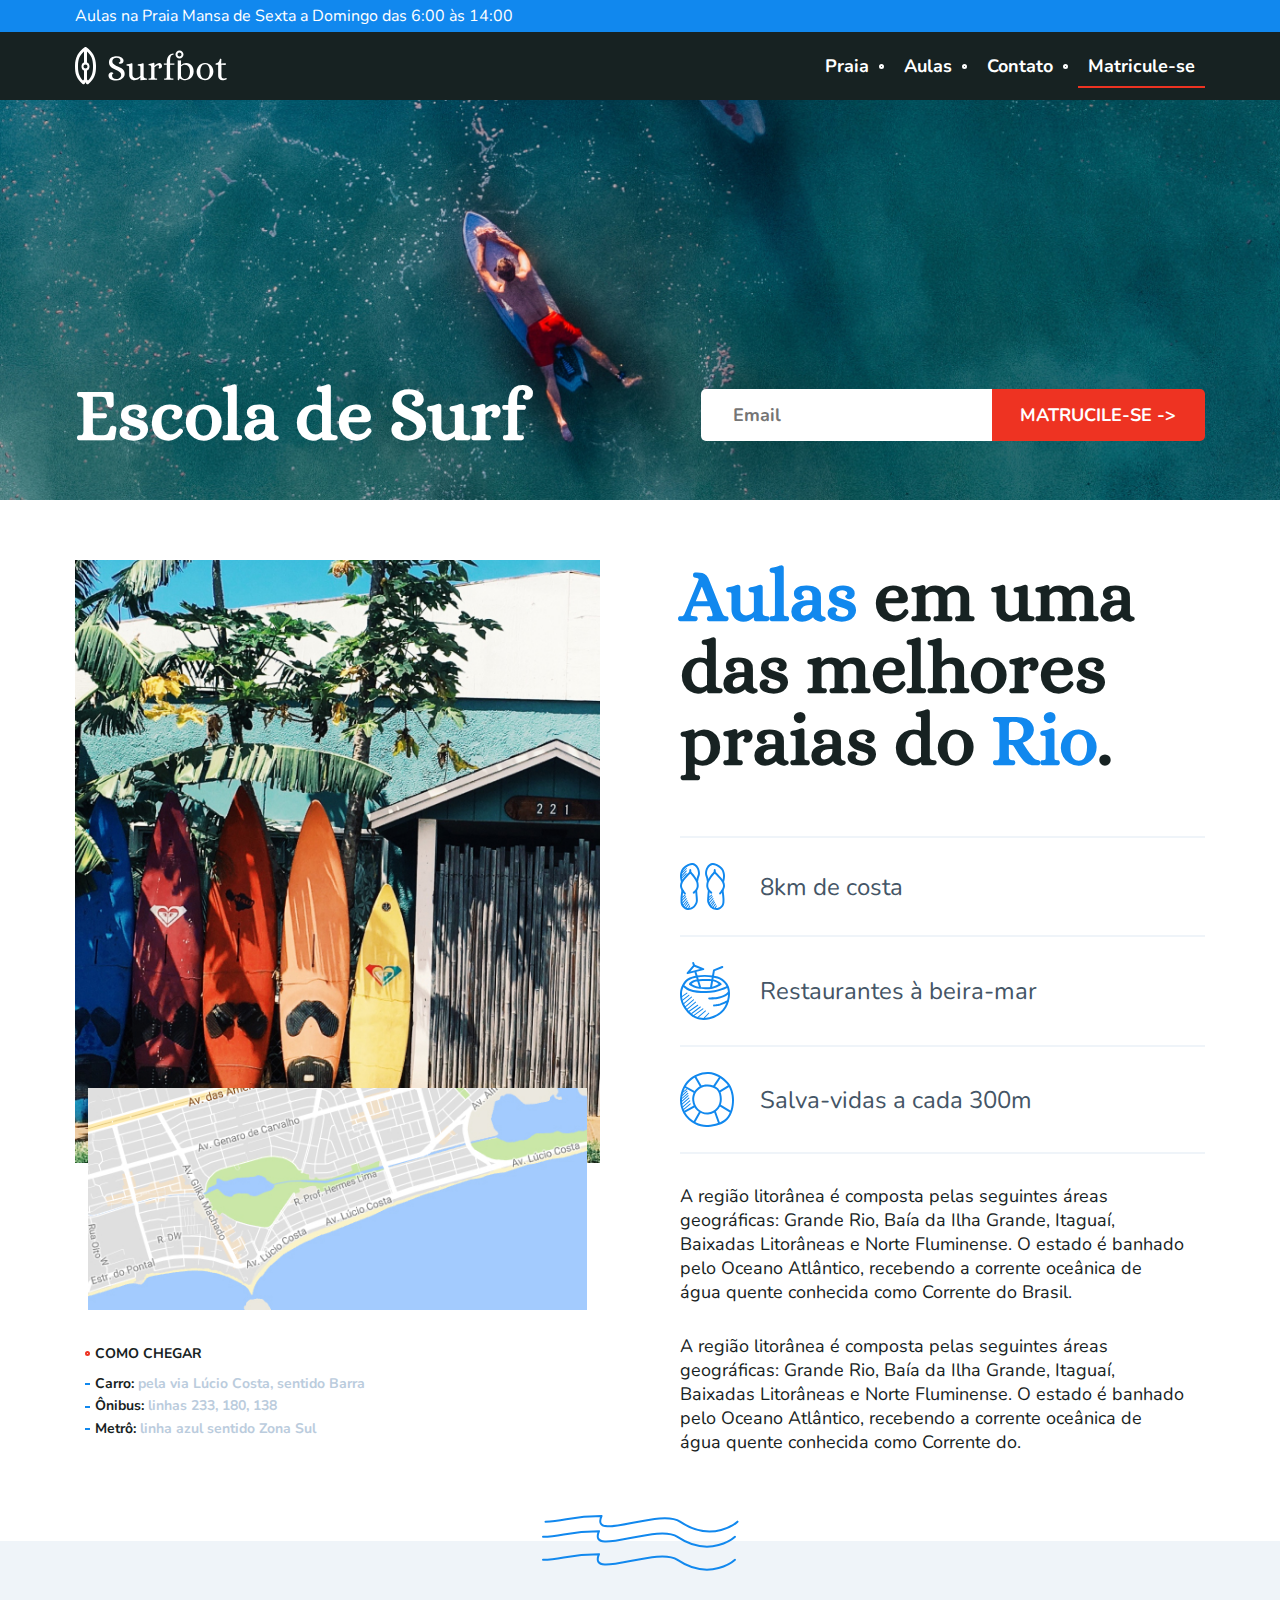
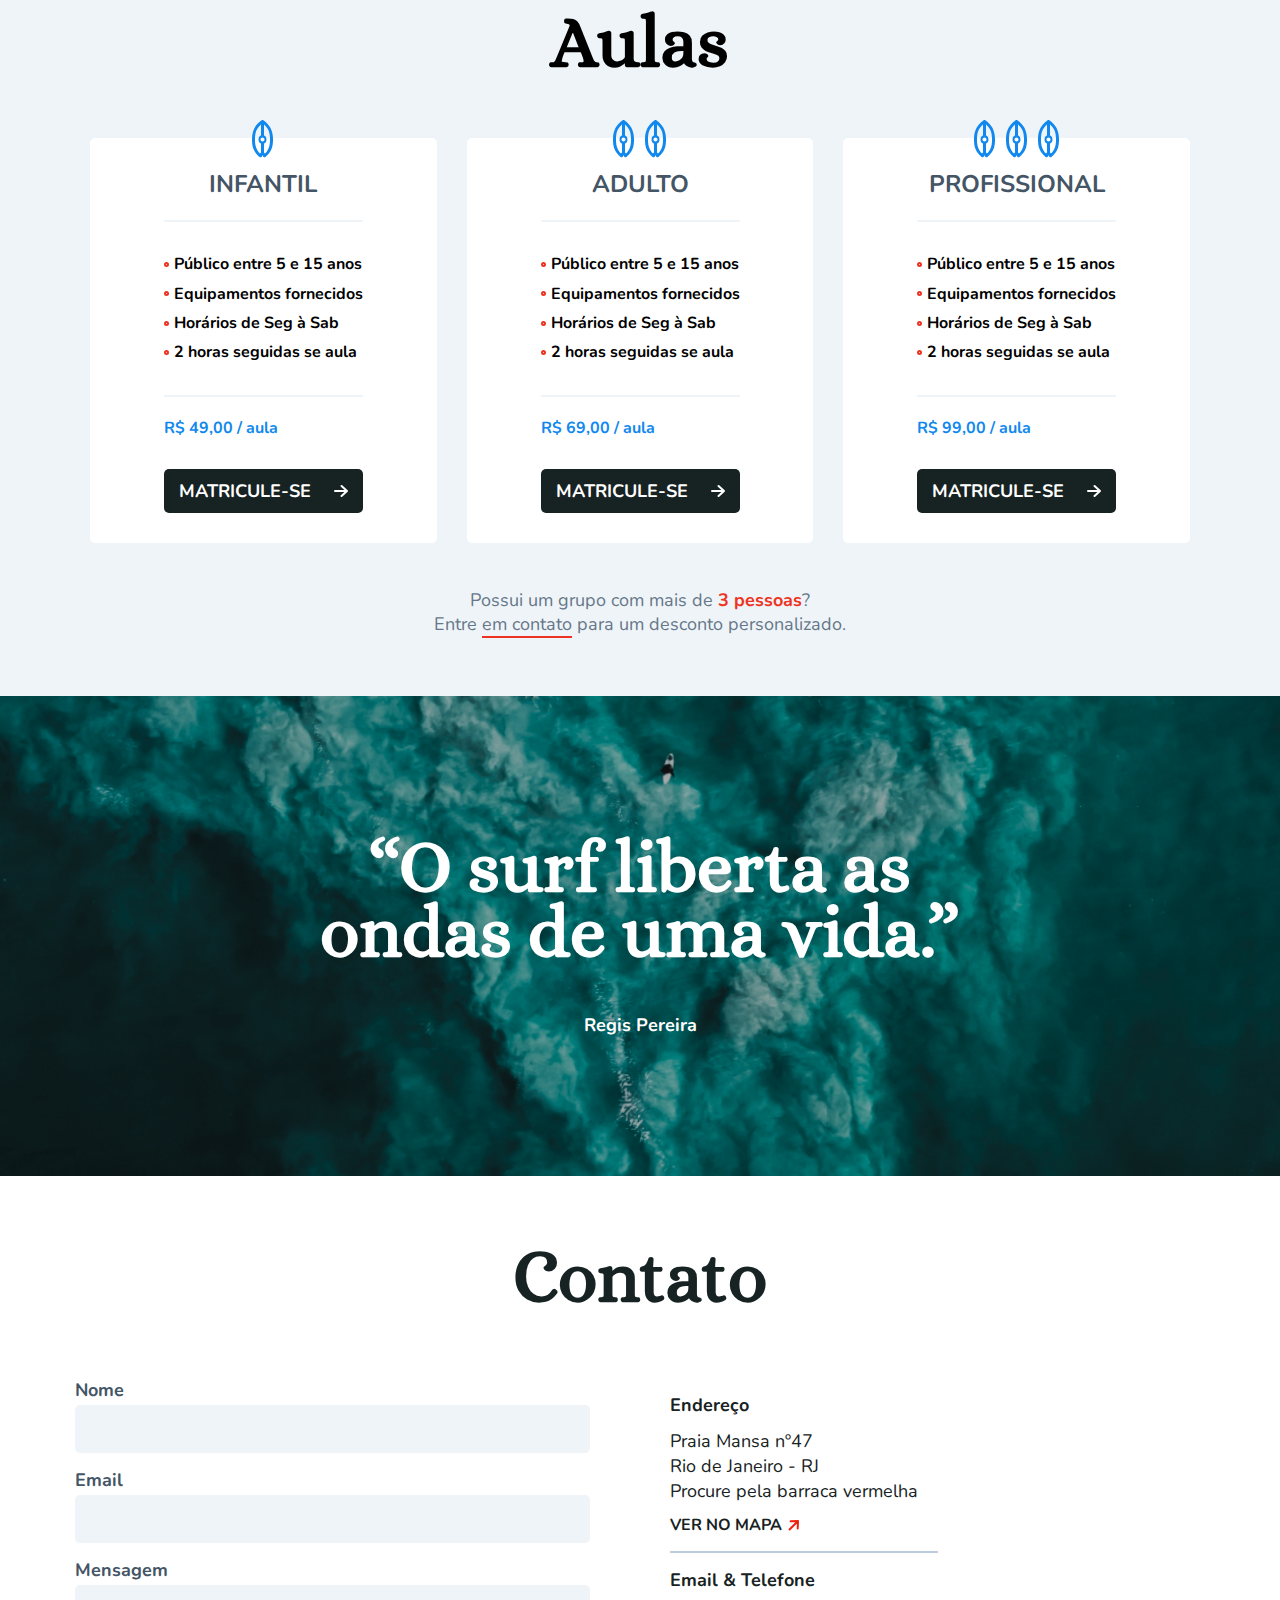
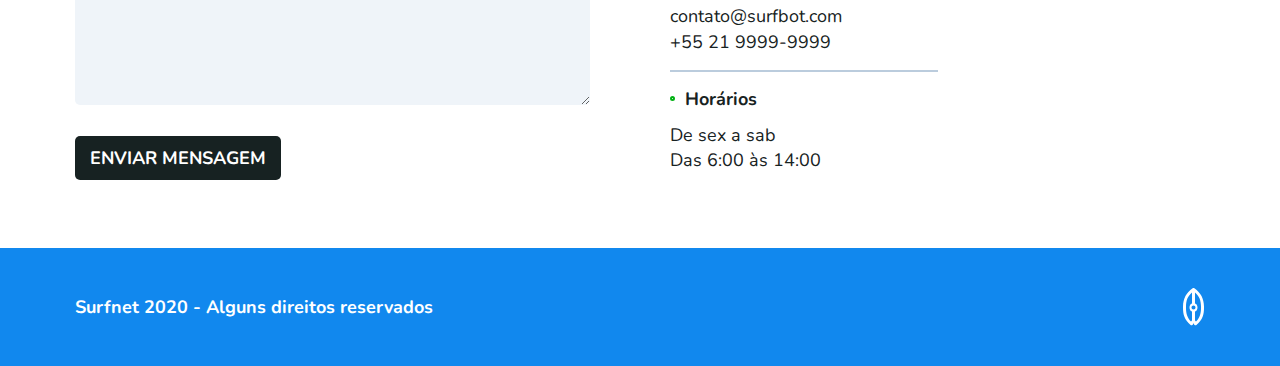
<file: index.html>
<!DOCTYPE html>
<html lang="en">

<head>
  <meta charset="UTF-8">
  <meta name="viewport" content="width=device-width, initial-scale=1.0">
  <link href="https://fonts.googleapis.com/css2?family=Alice&display=swap" rel="stylesheet">
  <link href="https://fonts.googleapis.com/css2?family=Nunito:wght@400;700&display=swap" rel="stylesheet">
  <link rel="stylesheet" href="css/style.css">
  <title>Surfbot</title>
</head>

<body>
  <div class="top-info">
    <div class="container">
      <p>Aulas na Praia Mansa de Sexta a Domingo das 6:00 às 14:00</p>
    </div>
  </div>

  <header class="header">
    <div class="header-content container">
      <a class="header-logo" href="#"><img src="img/surfbot-logo.svg" alt=""></a>

      <div class="hamb">
        <div class="line1"></div>
        <div class="line2"></div>
        <div class="line3"></div>
        <a href="" style="display: none;"><img src="img/hamburger-menu.svg" alt=""></a>

      </div>

      <nav class="header-menu">
        <ul>
          <li><a href="#praia">Praia</a></li>
          <li><a href="#aulas">Aulas</a></li>
          <li><a href="#contato">Contato</a></li>
          <li><a href="matricule-se.html">Matricule-se</a></li>
        </ul>
      </nav>
    </div>
  </header>

  <section class="intro">
    <div class="container">
      <div class="intro-content">
        <h1>Escola de Surf</h1>

        <form class="intro-form">
          <input type="email" placeholder="Email">
          <button>Matrucile-se -></button>
        </form>
      </div>
    </div>
  </section>

  <section class="praia container" id="praia">
    <div class="local">
      <div class="local-imgs">
        <div class="pranchas">
          <img src="img/local.jpg" alt="Pranchas">
        </div>

        <div class="mapa">
          <img src="img/mapa.jpg" alt="Mapa">
        </div>
      </div>

      <div class="como-chegar">
        <h3>Como chegar</h3>
        <ul>
          <li>
            <p><span>Carro:</span> pela via Lúcio Costa, sentido Barra</p>
          </li>
          <li>
            <p><span>Ônibus:</span> linhas 233, 180, 138</p>
          </li>
          <li>
            <p><span>Metrô:</span> linha azul sentido Zona Sul</p>
          </li>
        </ul>
      </div>
    </div>

    <div class="praia-info">
      <h1><span>Aulas</span> em uma das melhores praias do <span>Rio</span>.</h1>

      <ul class="info-lista">
        <li>
          <div class="info-list-img">
            <img src="img/chinelos.svg" alt="Chinelos"></div>
          <p>8km de costa</p>
        </li>

        <li>
          <div class="info-list-img">
            <img src="img/agua-de-coco.svg" alt="Coco"></div>
          <p>Restaurantes à beira-mar</p>
        </li>

        <li>
          <div class="info-list-img">
            <img src="img/boia-salva-vidas.svg" alt="Boia"></div>
          <p>Salva-vidas a cada 300m</p>
        </li>
      </ul>

      <p>A região litorânea é composta pelas seguintes áreas geográficas: Grande Rio, Baía da Ilha Grande, Itaguaí, Baixadas Litorâneas e Norte Fluminense. O estado é banhado pelo Oceano Atlântico, recebendo a corrente oceânica de água quente conhecida como Corrente do Brasil.</p>
      <p>A região litorânea é composta pelas seguintes áreas geográficas: Grande Rio, Baía da Ilha Grande, Itaguaí, Baixadas Litorâneas e Norte Fluminense. O estado é banhado pelo Oceano Atlântico, recebendo a corrente oceânica de água quente conhecida como Corrente do.</p>
    </div>
  </section>

  <div class="wave-img">
    <img src="img/waves.svg" alt="Estilo de ondas">
  </div>

  <section class="aulas" id="aulas">
    <div class="container">
      <h1>Aulas</h1>
      <ul class="planos">
        <li class="planos-item">
          <div class="icones">
            <img src="img/surfbot-planos.svg" alt="">
          </div>
          <div class="planos-content">
            <h3>Infantil</h3>

            <ul>
              <li>Público entre 5 e 15 anos</li>
              <li>Equipamentos fornecidos</li>
              <li>Horários de Seg à Sab</li>
              <li>2 horas seguidas se aula</li>
            </ul>

            <span>R$ 49,00 / aula</span>

            <a href="#">Matricule-se<img src="img/arrow.svg"></a>
          </div>
        </li>

        <li class="planos-item">
          <div class="icones">
            <img src="img/surfbot-planos.svg" alt="">
            <img src="img/surfbot-planos.svg" alt="">
          </div>
          <div class="planos-content">
            <h3>Adulto</h3>

            <ul>
              <li>Público entre 5 e 15 anos</li>
              <li>Equipamentos fornecidos</li>
              <li>Horários de Seg à Sab</li>
              <li>2 horas seguidas se aula</li>
            </ul>

            <span>R$ 69,00 / aula</span>

            <a href="#">Matricule-se<img src="img/arrow.svg"></a>
          </div>
        </li>

        <li class="planos-item">
          <div class="icones">
            <img src="img/surfbot-planos.svg" alt="">
            <img src="img/surfbot-planos.svg" alt="">
            <img src="img/surfbot-planos.svg" alt="">
          </div>
          <div class="planos-content">
            <h3>Profissional</h3>
            <ul>
              <li>Público entre 5 e 15 anos</li>
              <li>Equipamentos fornecidos</li>
              <li>Horários de Seg à Sab</li>
              <li>2 horas seguidas se aula</li>
            </ul>

            <span>R$ 99,00 / aula</span>

            <a href="#">Matricule-se<img src="img/arrow.svg"></a>
          </div>
        </li>
      </ul>

      <p class="desconto">Possui um grupo com mais de <span class="tres-pessoas">3 pessoas</span>?<br>
        Entre <span class="em-contato">em contato</span> para um desconto personalizado.</p>
    </div>
  </section>

  <section class="quote">
    <blockquote>
      <h1>“O surf liberta as ondas de uma vida.”</h1>
      <p>Regis Pereira</p>
    </blockquote>
  </section>

  <section class="contato container" id="contato">
    <h1>Contato</h1>
    <div class="contato-content">
      <form class="contato-form">
        <label for="">Nome</label>
        <input type="text" name="" id="">

        <label for="">Email</label>
        <input type="text" name="" id="">

        <label for="">Mensagem</label>
        <textarea name="" id="" cols="30" rows="5"></textarea>

        <button type="submit" class="enviar-mensagem">Enviar Mensagem</button>
      </form>

      <div class="contato-info">
        <ul>
          <li class="contato-item">
            <h3>Endereço</h3>
            <ul>
              <li>Praia Mansa nº47</li>
              <li>Rio de Janeiro - RJ</li>
              <li>Procure pela barraca vermelha</li>
            </ul>
            <a href="#">Ver no mapa <img src="img/arrow-red.svg" alt="Setinha"></a>
          </li>

          <li class="contato-item">
            <h3>Email & Telefone</h3>
            <ul>
              <li>contato@surfbot.com</li>
              <li>+55 21 9999-9999</li>
            </ul>
          </li>

          <li class="contato-item">
            <h3 id="horarios">Horários</h3>
            <ul>
              <li>De sex a sab</li>
              <li>Das 6:00 às 14:00</li>
            </ul>
          </li>

        </ul>
      </div>
    </div>
  </section>

  <footer class="footer">
    <div class="container">
      <p>Surfnet 2020 - Alguns direitos reservados</p>
      <img src="img/surfbot-logo-footer.svg" alt="">
    </div>
  </footer>

  <script src="js/navMenu.js"></script>
</body>

</html>
</file>
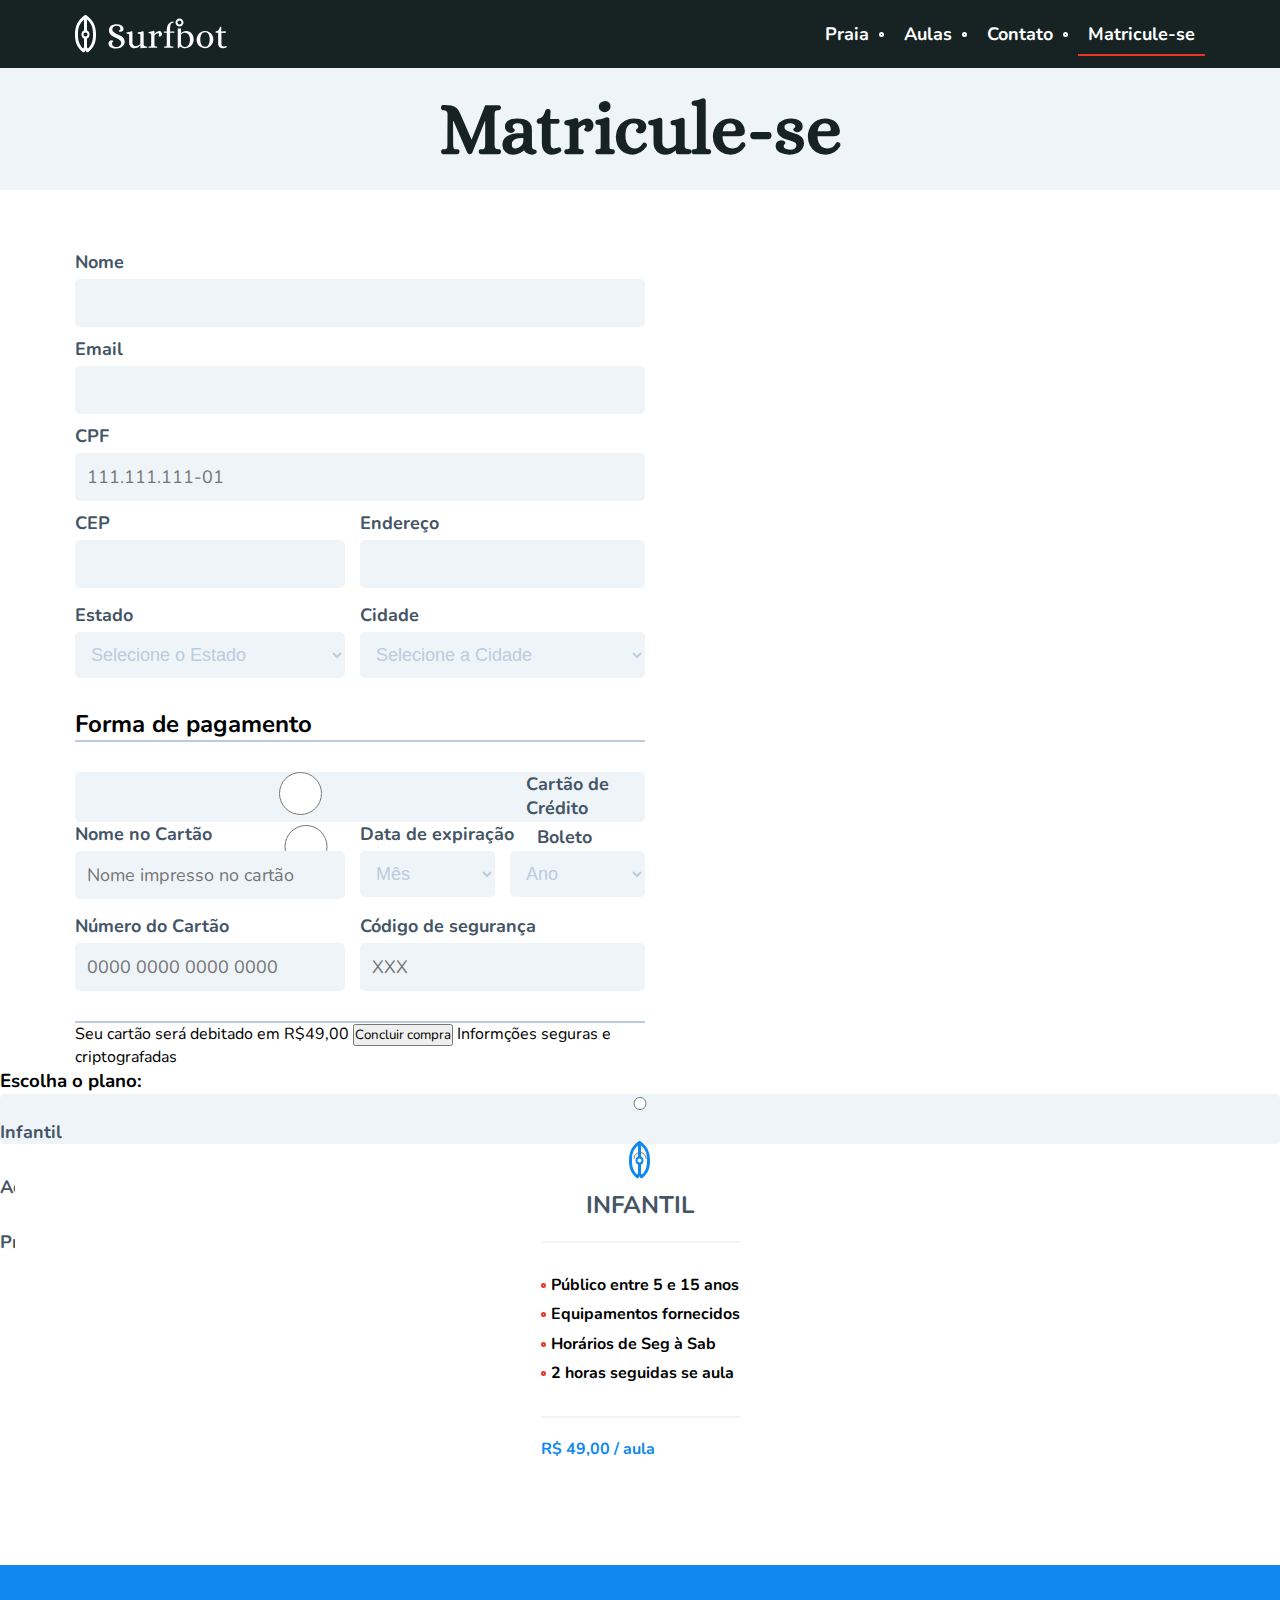
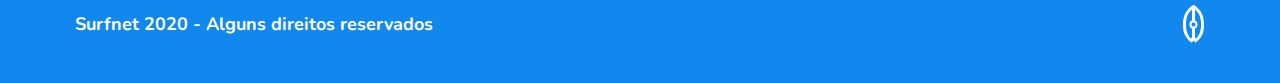
<file: matricule-se.html>
<!DOCTYPE html>
<html lang="en">

<head>
  <meta charset="UTF-8">
  <meta name="viewport" content="width=device-width, initial-scale=1.0">
  <link href="https://fonts.googleapis.com/css2?family=Alice&display=swap" rel="stylesheet">
  <link href="https://fonts.googleapis.com/css2?family=Nunito:wght@400;700&display=swap" rel="stylesheet">
  <link rel="stylesheet" href="css/matricule-se.css">
  <link rel="stylesheet" href="css/style.css">
  <title>Surfbot</title>
</head>

<body>
  <header class="header">
    <div class="header-content container">
      <a class="header-logo" href="index.html"><img src="img/surfbot-logo.svg" alt=""></a>

      <div class="hamb">
        <div class="line1"></div>
        <div class="line2"></div>
        <div class="line3"></div>
        <a href="" style="display: none;"><img src="img/hamburger-menu.svg" alt=""></a>

      </div>

      <nav class="header-menu">
        <ul>
          <li><a href="#">Praia</a></li>
          <li><a href="#">Aulas</a></li>
          <li><a href="#">Contato</a></li>
          <li><a href="matricule-se.html">Matricule-se</a></li>
        </ul>
      </nav>
    </div>
  </header>

  <section class="title">
    <h1>Matricule-se</h1>
  </section>

  <main class="main-content">
    <form action="" class="container" id="">
      <section class="dados">
        <div class="dados-pessoais">
          <label for="">Nome</label>
          <input type="text" name="" id="">
          <label for="">Email</label>
          <input type="email" name="" id="">
          <label for="">CPF</label>
          <input type="number" placeholder="111.111.111-01">
          <div class="input-grid">
            <div id="cep-sect">
              <label for="">CEP</label>
              <input type="number" name="" id="">
            </div>

            <div id="endereco-sect">
              <label for="">Endereço</label>
              <input type="text" name="" id="">
            </div>

            <div id="estado-sect">
              <label for="">Estado</label>
              <select name="" id="">
                <option value="0">Selecione o Estado</option>
              </select>
            </div>

            <div id="cidade-sect">
              <label for="">Cidade</label>
              <select name="" id="">
                <option value="0">Selecione a Cidade</option>
              </select>
            </div>
          </div>
        </div>


        <div class="forma-de-pagamento">
          <h2 class="fdp-h3">Forma de pagamento</h2>

          <div class="pagamento-container">
            <div class="radio-selection">
              <div class="radio-cc">
                <input type="radio" name="cc" id="">
                <label for="cc">Cartão de Crédito</label>
              </div>

              <div class="radio-bb">
                <input type="radio" name="bb" id="">
                <label for="bb">Boleto Bancário</label>
              </div>
            </div>

            <div class="input-grid">
              <div class="nome-cc-sect">
                <label for="">Nome no Cartão</label>
                <input type="text" name="" placeholder="Nome impresso no cartão" id="">
              </div>

              <div class="expiracao-sect">
                <label for="">Data de expiração</label>

                <div class="expiracao-select-flex">
                  <select name="" id="">
                    <option value="0">Mês</option>
                  </select>
                  <select name="" id="">
                    <option value="0">Ano</option>
                  </select>
                </div>
              </div>

              <div class="nc-sect">
                <label for="">Número do Cartão</label>
                <input type="text" name="" placeholder="0000 0000 0000 0000">
              </div>

              <div class="codigo-sect">
                <label for="">Código de segurança</label>
                <input type="text" name="" placeholder="XXX">
              </div>
            </div>
          </div>

          <div class="finalizar-compra">
            <span>Seu cartão será debitado em R$49,00</span>
            <button type="submit">Concluir compra</button>
            <span>Informções seguras e criptografadas</span>
          </div>
        </div>
      </section>
    </form>


    <section class="plano-escolhido">
      <div class="plano-card">
        <h3>Escolha o plano:</h3>
        <form class="radio-selection">
          <input type="radio" name="infantil" id="">
          <label for="infantil">Infantil</label>
          <input type="radio" name="adulto" id="">
          <label for="adulto">Adulto</label>
          <input type="radio" name="profissional" id="">
          <label for="profissional">Profissional</label>
        </form>


        <ul class="planos-lista">
          <li class="planos-item">
            <div class="icones">
              <img src="img/surfbot-planos.svg" alt="">
            </div>
            <div class="planos-content">
              <h3>Infantil</h3>

              <ul>
                <li>Público entre 5 e 15 anos</li>
                <li>Equipamentos fornecidos</li>
                <li>Horários de Seg à Sab</li>
                <li>2 horas seguidas se aula</li>
              </ul>

              <span>R$ 49,00 / aula</span>
            </div>
          </li>
        </ul>
      </div>
    </section>
  </main>

  <footer class="footer">
    <div class="container">
      <p>Surfnet 2020 - Alguns direitos reservados</p>
      <img src="img/surfbot-logo-footer.svg" alt="">
    </div>
  </footer>

  <script src="js/navMenu.js"></script>
</body>

</html>
</file>
<file: css/style.css>
:root {
  --nice-blue: #1188ee;
  --gray: #172222;
  --gray-2: #445566;
  --gray-3: #667788;
  --soft-gray-2: #bbccdd;
  --soft-gray-3: #eff4f9;
  --red: #ee3322;
  --green: #01b113;
}

*,
*::after,
*::before {
  box-sizing: border-box;
  margin: 0px;
  padding: 0px;
}

ul {
  list-style: none;
}

a {
  text-decoration: none;
  display: block;
}

h1 {
  font-size: 4.5rem;
  font-family: Alice, "Segoe UI", sans-serif;
}

img {
  display: block;
  max-width: 100%;
}

body {
  overflow-x: hidden;
}

body,
input,
button {
  font-family: Nunito, Arial, Helvetica, sans-serif;
}

.container {
  max-width: 1170px;
  margin: 0 auto;
  padding: 0 20px;
}

/*TOP INFO*/
.top-info {
  background-color: var(--nice-blue);
}

.top-info p {
  color: white;
  padding: 5px 0;
  font-weight: bol;
}

/*HEADER*/
.header {
  background-color: var(--gray);
  padding-top: 10px;
  padding-bottom: 10px;
}

.header-content {
  display: flex;
  justify-content: space-between;
  align-items: center;
  flex-wrap: wrap;
}

.hamb {
  display: none;
}

.header-logo {
  margin-right: 20px;
  margin-left: -5px;
  padding: 5px;
}

.header-menu ul {
  display: flex;
  flex-wrap: wrap;
}

.header-menu li {
  display: flex;
  align-items: center;
}

.header-menu li + li::before {
  content: "";

  display: inline-block;

  margin-right: 10px;

  width: 5px;
  height: 5px;

  border-radius: 50%;
  border: 2px solid white;
}

.header-menu li a {
  padding: 10px;

  color: white;
  font-size: 1.125rem;
  font-weight: bold;

  text-align: center;
}

.header-menu li a:hover {
  border-bottom: 2px solid var(--nice-blue);
  padding-bottom: 8px;
}

.header-menu li:last-child a {
  border-bottom: 2px solid var(--red);
  padding-bottom: 8px;
}

.header-menu li:last-child a:hover {
  border-bottom: 2px solid var(--nice-blue);
}

/*INTRO*/
.intro {
  background: url("../img/bg-intro.jpg") no-repeat center center;
  background-size: cover;

  height: 400px;

  padding-top: 44px;
  padding-bottom: 44px;
}

.intro .container {
  display: flex;
  align-items: flex-end;

  min-height: 100%;
}

.intro-content {
  min-width: 100%;
  display: flex;

  align-items: center;
  justify-content: space-between;
}

.intro-content h1 {
  font-size: 4.5rem;
  font-family: Alice, "Segoe UI", sans-serif;
  color: white;

  margin-right: 20px;

  flex: 1;
}

.intro-form {
  flex: 2 1 1;
  display: flex;
  flex-wrap: wrap;

  border-radius: 5px;
  overflow: hidden;
}

.intro-form input {
  flex: 3 1 250px;
  width: 320px;
  padding: 12px 32px;
  color: var(--soft-gray-2);

  border: none;
  outline: none;

  font-weight: bold;
  font-size: 1.125rem;
}

.intro-form button {
  flex: 1 1 200px;
  text-transform: uppercase;

  background-color: var(--red);

  padding: 14px;
  border: none;
  outline: none;
  cursor: pointer;

  color: white;
  font-weight: bold;
  font-size: 1.125rem;
}

.intro-form button:hover {
  background-color: var(--nice-blue);
}

/*PRAIA*/
.praia {
  padding-top: 60px;

  display: flex;
  flex-wrap: wrap;
}

.local {
  flex: 1 1 0;
}

.local .mapa {
  margin: 0 auto;
  max-width: 95%;

  position: relative;
  top: -75px;
}

.como-chegar {
  position: relative;
  top: -45px;

  padding-left: 10px;
}

.como-chegar h3 {
  font-size: 0.875rem;
  font-weight: bold;
  text-transform: uppercase;
  color: var(--gray);

  display: inline-flex;
  align-items: center;

  margin-bottom: 10px;
}

.como-chegar h3::before {
  content: "";
  width: 5px;
  height: 5px;
  border-radius: 50%;
  border: 2px solid var(--red);

  display: inline-block;
  margin-right: 5px;
}

.como-chegar li {
  display: flex;
  align-items: center;
}

.como-chegar li::before {
  content: "";

  width: 5px;
  height: 2px;

  background-color: var(--nice-blue);

  display: inline-block;
  margin-right: 5px;
}

.como-chegar p {
  font-size: 0.875rem;
  font-weight: bold;
  line-height: 160%;

  color: var(--soft-gray-2);
}

.como-chegar p span {
  color: var(--gray);
}

.praia-info {
  flex: 1;
  margin-left: 20px;
  padding-left: 60px;
}

.praia-info h1 {
  line-height: 1;

  color: var(--gray);

  margin-bottom: 60px;
}

.praia-info span {
  color: var(--nice-blue);
}

.praia-info ul li {
  display: flex;
}

.info-lista li {
  display: flex;
  align-items: center;

  padding: 25px 0;

  border-bottom: 2px solid var(--soft-gray-3);
}

.info-lista li:first-child {
  border-top: 2px solid var(--soft-gray-3);
}

.info-lista li p {
  font-size: 1.5rem;
  color: var(--gray-2);
}

.info-lista div.info-list-img {
  width: 80px;
}

.praia-info > p {
  font-size: 1.125rem;
  max-width: calc(100% - 20px);

  margin-top: 30px;

  color: var(--gray);
}

/*WAVE*/
.wave-img {
  position: relative;
  bottom: -30px;
}

.wave-img img {
  margin: 0 auto;
}

/*AULAS*/

.aulas {
  background-color: var(--soft-gray-3);

  padding: 60px 0;
}

.aulas h1 {
  text-align: center;
  margin-bottom: 40px;
}

.planos {
  display: flex;
  flex-wrap: wrap;
}

.planos-content {
  max-width: 300px;
  margin: 0 auto;
}

.planos-item {
  flex: 1 1 320px;
  background-color: #fff;
  margin: 15px;
  border-radius: 5px;

  padding: 30px 70px;
  position: relative;

  display: flex;
  justify-content: center;
}

.planos-item h3 {
  font-size: 1.5rem;
  color: var(--gray-2);
  text-transform: uppercase;
  text-align: center;
}

.planos-item ul {
  max-width: 300px;
  margin: 20px auto;
  padding: 20px 0;

  border-top: 2px solid var(--soft-gray-3);
  border-bottom: 2px solid var(--soft-gray-3);
}

.planos-item ul li {
  display: flex;
  align-items: center;

  font-size: 1rem;
  font-weight: bold;
  line-height: 90%;
  margin: 15px 0;
}

.planos-item ul li::before {
  content: "";
  width: 5px;
  height: 5px;
  border-radius: 50%;
  border: 2px solid var(--red);

  display: inline-block;
  margin-right: 5px;
}

.planos-item span {
  color: var(--nice-blue);

  font-weight: bold;
}

.planos-item a {
  text-transform: uppercase;

  font-size: 1.125rem;
  font-weight: bold;
  color: white;

  background-color: var(--gray);
  padding: 10px 15px;
  margin-top: 30px;
  border-radius: 5px;

  display: flex;
  flex-wrap: wrap;
  justify-content: space-between;
}

.planos-item a:hover {
  background-color: var(--nice-blue);
}

.planos-item .icones {
  position: absolute;
  top: -23px;
  display: inline-flex;
}

.planos-item .icones img {
  margin: 5px;
}

.desconto {
  text-align: center;
  font-size: 1.125rem;
  color: var(--gray-3);

  margin-top: 30px;
}

.desconto span.tres-pessoas {
  color: var(--red);
  font-weight: bold;
}

.desconto span.em-contato {
  border-bottom: 2px solid var(--red);
}

.desconto span.em-contato:hover {
  background-color: var(--red);
  color: white;

  cursor: pointer;
}

/*QUOTE*/
.quote {
  padding: 60px 0;
  background: url("../img/quote-bg-full.jpg") no-repeat center center;
  background-size: cover;
  height: 480px;
  color: white;

  display: flex;
  align-items: center;
}

.quote blockquote {
  text-align: center;
  margin: 0 auto;
  max-width: 700px;
}

.quote blockquote h1 {
  margin-bottom: 48px;
  line-height: 90%;
}

.quote blockquote p {
  font-size: 1.125rem;

  font-weight: bold;
}

/*CONTATO*/

.contato {
  padding-top: 60px;
  padding-bottom: 60px;
}

.contato h1 {
  text-align: center;
  margin-bottom: 60px;

  color: var(--gray);
}

.contato-content {
  display: flex;
}

.contato-form {
  flex: 1 1 330px;

  padding-right: 20px;
}

.contato-form label {
  display: block;

  font-weight: bold;
  font-size: 1.125rem;
  color: var(--gray-2);

  margin-bottom: 3px;
}

.contato input,
.contato-form textarea {
  width: 100%;

  font-family: Nunito, Arial, Helvetica, sans-serif;
  background: var(--soft-gray-3);

  outline: none;
  border: none;
  border-radius: 5px;

  padding: 15px;
  margin-bottom: 15px;
}

.contato button {
  text-transform: uppercase;

  font-size: 1.125rem;
  font-weight: bold;
  color: white;

  background-color: var(--gray);
  padding: 10px 15px;
  margin-top: 10px;
  border-radius: 5px;

  border: none;
  cursor: pointer;
}

.contato button:hover {
  background-color: var(--nice-blue);
}

.contato-info {
  flex: 1 1 330px;
  margin-left: 60px;
}

.contato-item {
  max-width: 268px;
  padding: 15px 0;
  border-bottom: 2px solid var(--soft-gray-2);
}

.contato-item:last-child {
  border: none;
}

.contato-item h3 {
  font-size: 1.125rem;
  font-weight: bold;
  color: var(--gray);

  margin-bottom: 12px;
}

.contato-item ul li {
  font-size: 1.125rem;
  color: var(--gray);
  line-height: 1.4;
}

.contato-item a {
  text-transform: uppercase;
  color: var(--gray);
  font-weight: bold;

  margin-top: 10px;

  display: flex;
}

.contato-item a:hover {
  color: var(--red);
}

.contato-item a img {
  margin-left: 2px;
}

.contato-item h3#horarios {
  display: flex;
  align-items: center;
}

.contato-item h3#horarios::before {
  content: "";

  width: 5px;
  height: 5px;

  border-radius: 50%;
  border: 2px solid var(--green);

  margin-right: 10px;
}

/*FOOTER*/
.footer {
  background-color: var(--nice-blue);
  padding: 40px 0;
}

.footer .container {
  display: flex;
  justify-content: space-between;
  align-items: center;
}

.footer p {
  color: white;
  font-weight: bold;
  font-size: 1.125rem;

  margin-right: 20px;
}

@media (max-width: 768px) {
  .hamb {
    cursor: pointer;
    padding: 10px;
    margin-right: -10px;
    display: block;
  }

  .hamb div {
    width: 24px;
    height: 2px;
    margin: 4px;
    background: white;
  }

  .header-menu {
    position: absolute;
    right: 0;
    top: 100px;
    height: calc(100vh - 100px);
    width: 50%;
    background-color: var(--gray);
    transform: translateX(100%);
    transition: transform 0.5s ease;
  }

  .header-menu ul {
    flex-direction: column;
    height: 60%;
    align-items: center;
    flex-wrap: nowrap;
    justify-content: space-around;
  }

  .header-menu li a {
    padding: 30px;
  }

  .header-menu li + li::before {
    display: none;
  }

  .header-menu li a:hover {
    border-bottom: 2px solid var(--nice-blue);
    padding-bottom: 28px;
  }

  .header-menu li:last-child a {
    border-bottom: 2px solid var(--red);
    padding-bottom: 28px;
  }

  .intro {
    background-position: -200px;
  }

  .intro-content {
    flex-wrap: wrap;
  }

  .intro-form {
    margin-top: 20px;
  }

  .local {
    max-width: 330px;
    margin: 60px auto 0 auto;
    display: flex;
    flex-direction: column;
  }

  .local-imgs {
    margin: 0 auto;
  }

  .praia-info {
    flex-basis: 100%;
    order: -1;
    margin: 0;
    padding: 0;
  }

  .contato-content {
    flex-direction: column;
  }

  .contato-form {
    padding-right: 0px;
  }

  .contato-info {
    margin: 30px 0 0 0;
  }

  .contato-item {
    max-width: 100%;
  }
}

@media (max-width: 413px) {
  .planos-item a {
    font-size: 1rem;
  }

  .planos-item a img {
    display: none;
  }
}

@media (max-width: 475px) {
  .header-menu {
    top: 122px;
    height: calc(100vh - 122px);
  }
}

.menu-active {
  transform: translateX(0%);
}
</file>
<file: css/matricule-se.css>
label {
  display: block;
  font-size: 1.125rem;
  font-weight: bold;
  color: var(--gray-2);
  margin-bottom: 5px;
}

input,
select {
  width: 100%;
  background-color: var(--soft-gray-3);
  color: var(--soft-gray-2);
  padding: 12px;
  font-size: 1.125rem;
  border: none;
  border-radius: 5px;
  margin-bottom: 10px;
}

.title {
  padding-top: 20px;
  padding-bottom: 20px;

  background-color: var(--soft-gray-3);
}

.title h1 {
  text-align: center;
  color: var(--gray);
}

main.main-content {
  padding: 60px 0;
}

main.main-content .container {
  display: flex;
  flex-wrap: wrap;
}

.dados {
  flex: 1;
  max-width: 570px;
}

.dados-pessoais {
  margin-bottom: 30px;
}

.plano-escolhido {
  flex: 1;
}

.pagamento-container {
  padding: 30px 0;
  border-top: 2px solid var(--soft-gray-2);
  border-bottom: 2px solid var(--soft-gray-2);
}

.radio-selection {
  background-color: var(--soft-gray-3);
  border-radius: 5px;
  height: 50px;
}

.radio-selection input {
  color: var(--nice-blue);
}

.radio-selection > div {
  display: flex;
}

.radio-selection > div label {

}

.input-grid {
  display: grid;
  grid-template-columns: 2fr repeat(2, 1fr);
  grid-template-rows: auto;
  gap: 15px;
}

.input-grid input,
.input-grid select {
  margin-bottom: 0px;
}

#cep-sect,
#estado-sect {
  grid-column: 1 / 2;
}

#endereco-sect,
#cidade-sect {
  grid-column: 2 / 4;
}

.nome-cc-sect,
.nc-sect {
  grid-column: 1 / 2;
}

.expiracao-sect,
.codigo-sect {
  grid-column: 2 / 4;
}

.expiracao-select-flex {
  display: flex;
}

.expiracao-select-flex select:nth-child(1) {
  margin-right: 15px;
}
</file>
